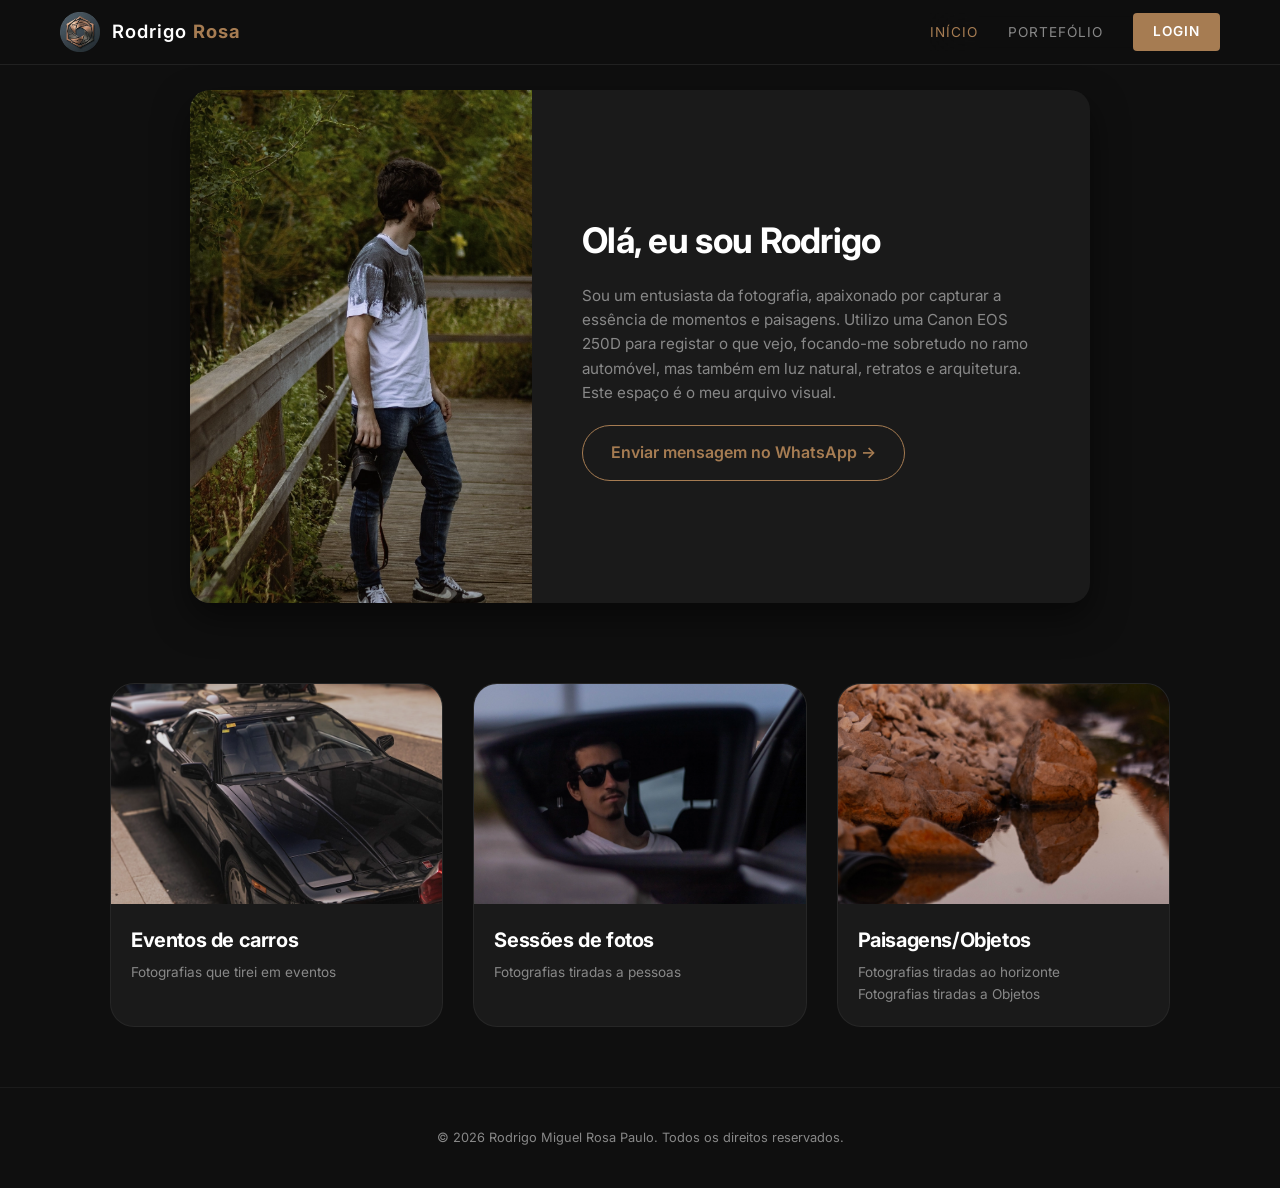
<file: index.html>
<!DOCTYPE html>
<html lang="pt-PT">

<head>
    <meta charset="UTF-8">
    <meta name="viewport" content="width=device-width, initial-scale=1.0">
    <title>Portefólio Rodrigo Paulo</title>
    <link rel="icon" type="image/png" href="imagens/favicon.png">
    <link rel="stylesheet" href="css/style.css">
    <link rel="stylesheet" href="css/home.css">
</head>

<body>
    <header class="main-header">
        <div class="nav-container">
            <!-- Logo e Marca -->
            <a href="/" class="logo">
                <img src="imagens/logo.png" alt="Logo Rodrigo Rosa" class="logo-image">
                <span class="logo-text">Rodrigo <strong>Rosa</strong></span>
            </a>

            <!-- 1. ÍCONE HAMBÚRGUER (Obrigatório para o toque no Mobile abrir o menu) -->
            <button class="menu-toggle" id="mobile-menu-btn" aria-label="Abrir Menu">
                <span class="bar"></span>
                <span class="bar"></span>
                <span class="bar"></span>
            </button>

            <!-- 2. GAVETA DO MENU (Abre no mobile e alinha no desktop) -->
            <div class="nav-menu" id="nav-menu">
                <ul class="nav-links">
                    <li><a href="/" class="active">Início</a></li>
                    <li><a href="portefolio">Portefólio</a></li>

                    <!-- Opções de Autenticação geridas pelo navbar.js -->
                    <li><a href="login" class="nav-cta">LOGIN</a></li>
                    <li style="display: none;"><a href="#" id="logoutBtn" class="btn-logout">LOGOUT</a></li>
                </ul>
            </div>
        </div>
    </header>

    <section class="profile-section">
        <div class="profile-card">

            <div class="profile-photo-container">
                <img src="imagens/minha-foto.webp" alt="Minha Foto de Perfil" class="profile-photo">
            </div>

            <div class="profile-text">
                <h2>Olá, eu sou Rodrigo</h2>
                <p>
                    Sou um entusiasta da fotografia, apaixonado por capturar a essência de momentos e paisagens. Utilizo
                    uma Canon EOS 250D para registar o que vejo, focando-me sobretudo no ramo automóvel, mas também em
                    luz natural, retratos e arquitetura. Este espaço é o meu arquivo visual.
                </p>
                <a href="https://wa.me/351910228079?text=Olá! Vi o teu portfólio de fotografia e gostava de falar contigo."
                    class="contact-link" target="_blank">
                    Enviar mensagem no WhatsApp →
                </a>
            </div>

        </div>
    </section>

    <main class="container">
        <div class="album-grid">
            <a href="galeria-carros" class="album-card">
                <img src="imagens/capa-carros.webp" alt="Capa do Álbum">
                <div class="album-info">
                    <h2>Eventos de carros</h2>
                    <p>Fotografias que tirei em eventos</p>
                </div>
            </a>

            <a href="galeria-sessoes" class="album-card">
                <img src="imagens/capa-sessoes.webp" alt="Capa do Álbum">
                <div class="album-info">
                    <h2>Sessões de fotos</h2>
                    <p>Fotografias tiradas a pessoas</p>
                </div>
            </a>

            <a href="galeria-paisagens" class="album-card">
                <img src="imagens/capa-paisagens.jpg" alt="Capa do Álbum">
                <div class="album-info">
                    <h2>Paisagens/Objetos</h2>
                    <p>Fotografias tiradas ao horizonte<br>Fotografias tiradas a Objetos</p>
                </div>
            </a>

        </div>
    </main>

    <footer>
        <p>&copy; <span id="ano-atual"></span> Rodrigo Miguel Rosa Paulo. Todos os direitos reservados.</p>
    </footer>

    <script>
        document.getElementById("ano-atual").textContent = new Date().getFullYear();
        const logoutBtn = document.getElementById('logoutBtn');
        if (logoutBtn) {
            logoutBtn.addEventListener('click', event => {
                event.preventDefault();
                localStorage.removeItem('loggedIn');
                localStorage.removeItem('username');
                window.location.href = 'login';
            });
        }
    </script>
    <script src="js/navbar.js?v=20261009b"></script>

</body>

</html>
</file>
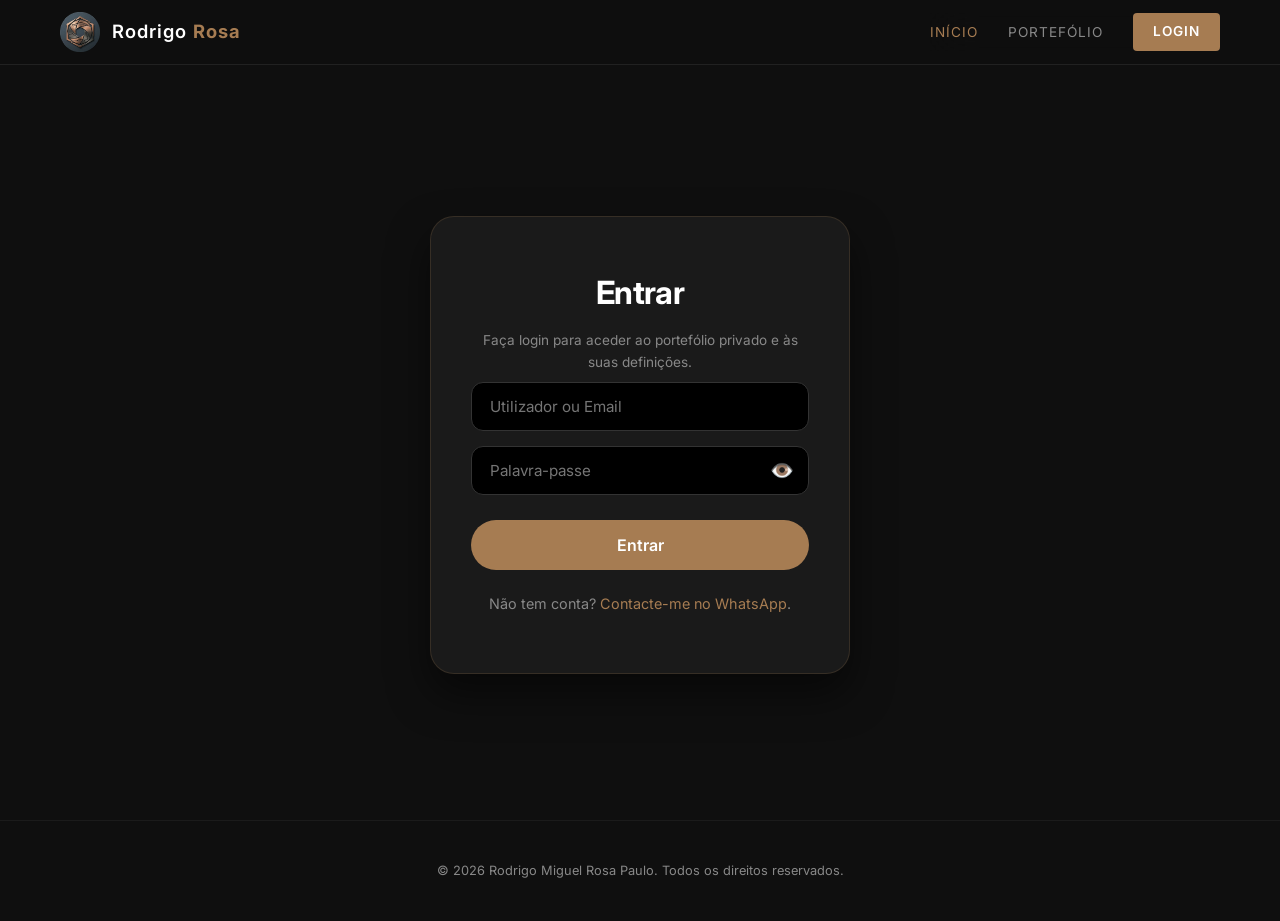
<file: login.html>
<!DOCTYPE html>
<html lang="pt-PT">
<head>
    <meta charset="UTF-8">
    <meta name="viewport" content="width=device-width, initial-scale=1.0">
    <title>Entrar | Portefólio Rodrigo Paulo</title>
    <link rel="icon" type="image/png" href="imagens/favicon.png">
    <link rel="stylesheet" href="css/style.css">
    <link rel="stylesheet" href="css/login.css">
</head>
<body>
    <header class="main-header">
        <div class="nav-container">
            <!-- Logo e Marca -->
            <a href="/" class="logo">
                <img src="imagens/logo.png" alt="Logo Rodrigo Rosa" class="logo-image">
                <span class="logo-text">Rodrigo <strong>Rosa</strong></span>
            </a>

            <!-- 1. ÍCONE HAMBÚRGUER (Obrigatório para o toque no Mobile abrir o menu) -->
            <button class="menu-toggle" id="mobile-menu-btn" aria-label="Abrir Menu">
                <span class="bar"></span>
                <span class="bar"></span>
                <span class="bar"></span>
            </button>

            <!-- 2. GAVETA DO MENU (Abre no mobile e alinha no desktop) -->
            <div class="nav-menu" id="nav-menu">
                <ul class="nav-links">
                    <li><a href="/" class="active">Início</a></li>
                    <li><a href="portefolio">Portefólio</a></li>

                    <!-- Opções de Autenticação geridas pelo navbar.js -->
                    <li><a href="login" class="nav-cta">LOGIN</a></li>
                    <li style="display: none;"><a href="#" id="logoutBtn" class="btn-logout">LOGOUT</a></li>
                </ul>
            </div>
        </div>
    </header>

    <main class="login-container">
        <div class="login-box">
            <h2>Entrar</h2>
            <p>Faça login para aceder ao portefólio privado e às suas definições.</p>

            <form id="loginForm">
                <input type="text" id="username" name="username" placeholder="Utilizador ou Email" required autocomplete="username">

                <div class="password-container">
                    <input type="password" id="password" name="password" placeholder="Palavra-passe" required autocomplete="current-password">
                    <button type="button" id="togglePassword" aria-label="Mostrar palavra-passe">👁️</button>
                </div>

                <button type="submit" class="btn-login">Entrar</button>
                <p id="error" style="display: none;"></p>
            </form>

            <p style="margin-top: 22px; color: var(--text-muted); font-size: 0.9rem;">
                Não tem conta? <a href="https://wa.me/35191910228079" target="_blank" style="color: var(--bronze); text-decoration: none;">Contacte-me no WhatsApp</a>.
            </p>
        </div>
    </main>

    <footer>
        <p>&copy; <span id="ano-atual"></span> Rodrigo Miguel Rosa Paulo. Todos os direitos reservados.</p>
    </footer>

    <!-- Ficheiro de Script Externo -->
    <script src="js/login.js?v=20261009b"></script>
    <script src="js/navbar.js?v=20261009b"></script>
</body>
</html>
</file>
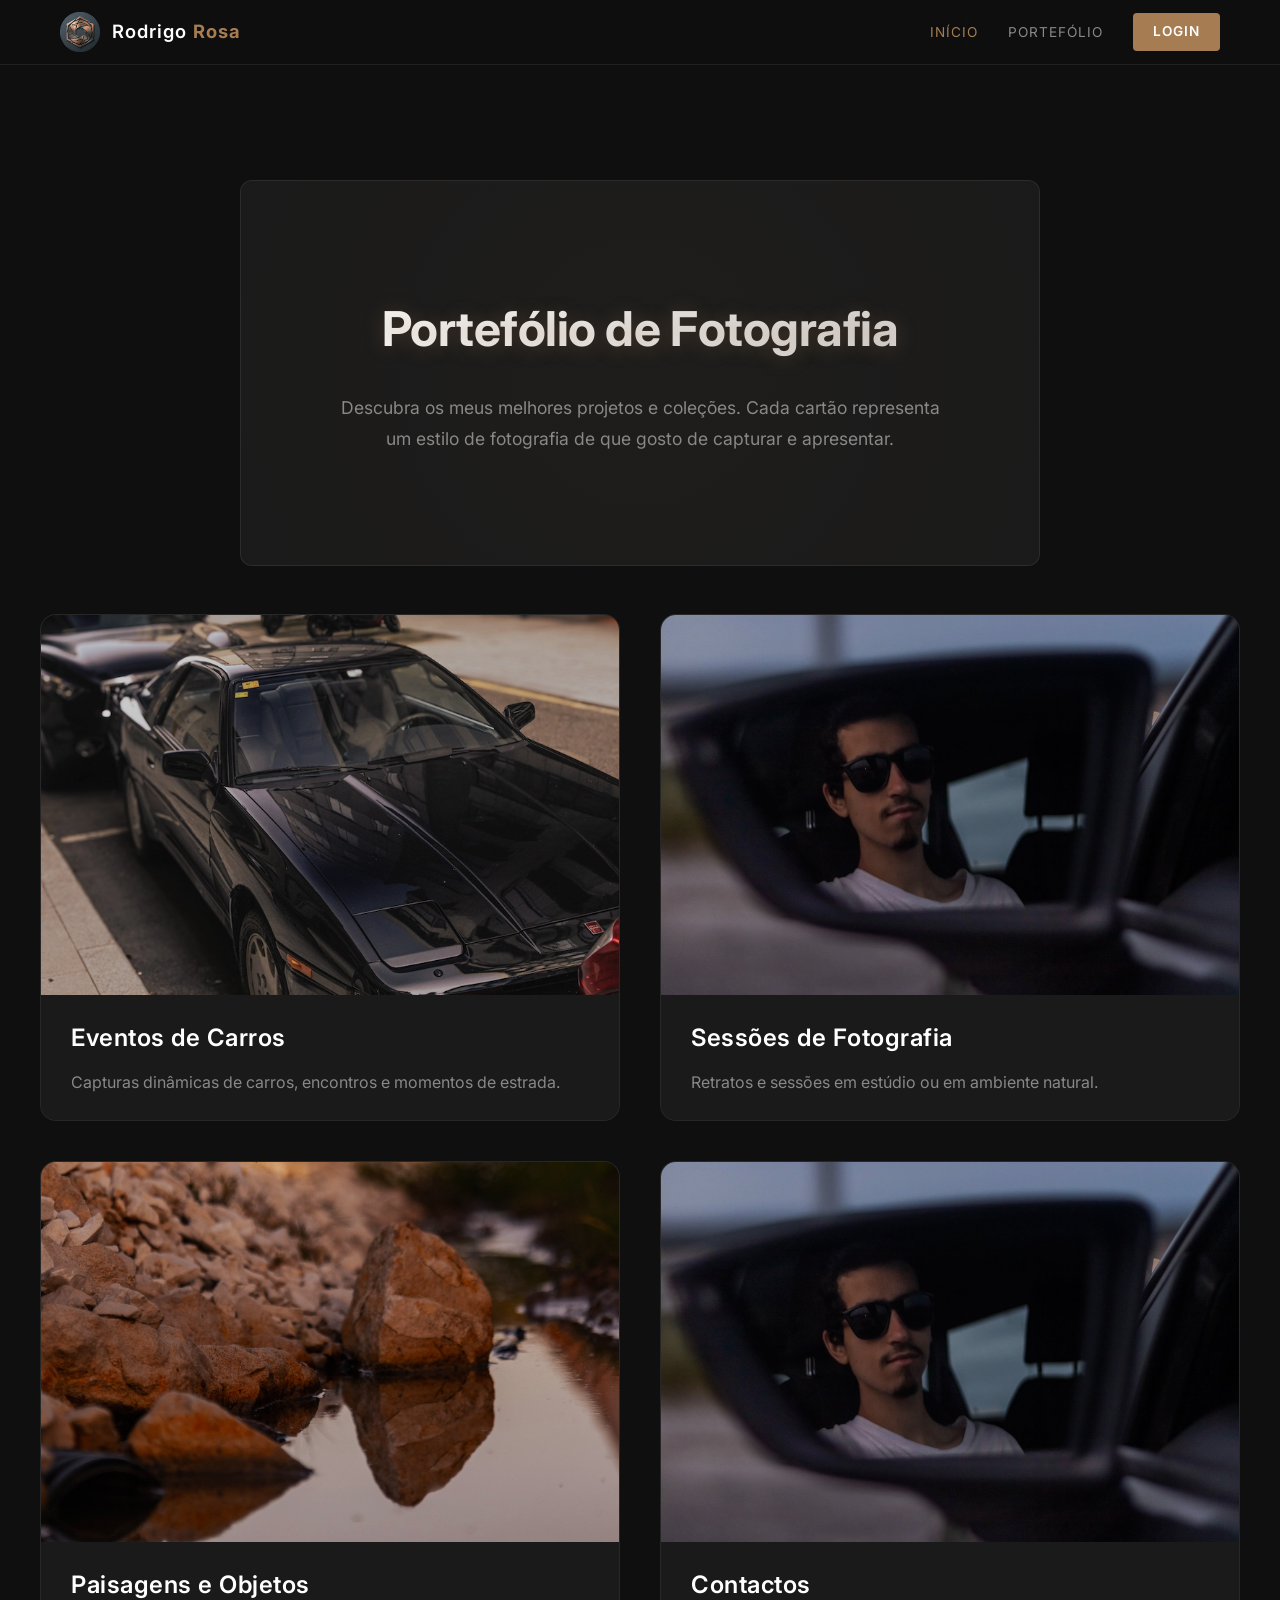
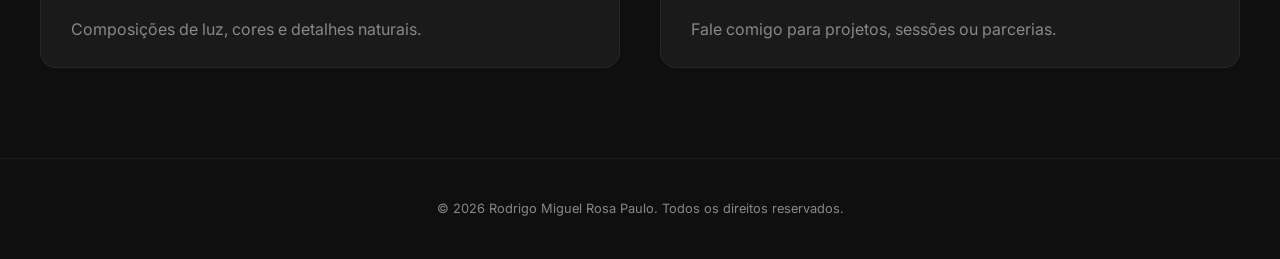
<file: portefolio.html>
<!DOCTYPE html>
<html lang="pt-PT">
<head>
    <meta charset="UTF-8">
    <meta name="viewport" content="width=device-width, initial-scale=1.0">
    <title>Portefólio | Rodrigo Rosa</title>
    <link rel="icon" type="image/png" href="imagens/favicon.png">
    <link rel="stylesheet" href="css/style.css">
    <link rel="stylesheet" href="css/portefolio.css">
</head>
<body>
    <header class="main-header">
        <div class="nav-container">
            <!-- Logo e Marca -->
            <a href="/" class="logo">
                <img src="imagens/logo.png" alt="Logo Rodrigo Rosa" class="logo-image">
                <span class="logo-text">Rodrigo <strong>Rosa</strong></span>
            </a>

            <!-- 1. ÍCONE HAMBÚRGUER (Obrigatório para o toque no Mobile abrir o menu) -->
            <button class="menu-toggle" id="mobile-menu-btn" aria-label="Abrir Menu">
                <span class="bar"></span>
                <span class="bar"></span>
                <span class="bar"></span>
            </button>

            <!-- 2. GAVETA DO MENU (Abre no mobile e alinha no desktop) -->
            <div class="nav-menu" id="nav-menu">
                <ul class="nav-links">
                    <li><a href="/" class="active">Início</a></li>
                    <li><a href="portefolio">Portefólio</a></li>

                    <!-- Opções de Autenticação geridas pelo navbar.js -->
                    <li><a href="login" class="nav-cta">LOGIN</a></li>
                    <li style="display: none;"><a href="#" id="logoutBtn" class="btn-logout">LOGOUT</a></li>
                </ul>
            </div>
        </div>
    </header>

    <main class="container">
        <section class="profile-section">
            <div class="profile-card">
                <div class="profile-text" style="padding: 40px;">
                    <h2>Portefólio de Fotografia</h2>
                    <p>Descubra os meus melhores projetos e coleções. Cada cartão representa um estilo de fotografia de que gosto de capturar e apresentar.</p>
                </div>
            </div>
        </section>

        <div class="album-grid">
            <a href="galeria-carros" class="album-card">
                <img src="imagens/capa-carros.webp" alt="Eventos de Carros">
                <div class="album-info">
                    <h2>Eventos de Carros</h2>
                    <p>Capturas dinâmicas de carros, encontros e momentos de estrada.</p>
                </div>
            </a>

            <a href="galeria-sessoes" class="album-card">
                <img src="imagens/capa-sessoes.webp" alt="Sessões de Fotografia">
                <div class="album-info">
                    <h2>Sessões de Fotografia</h2>
                    <p>Retratos e sessões em estúdio ou em ambiente natural.</p>
                </div>
            </a>

            <a href="galeria-paisagens" class="album-card">
                <img src="imagens/capa-paisagens.jpg" alt="Paisagens e Objetos">
                <div class="album-info">
                    <h2>Paisagens e Objetos</h2>
                    <p>Composições de luz, cores e detalhes naturais.</p>
                </div>
            </a>

            <a href="https://wa.me/35191910228079" target="_blank" class="album-card">
                <img src="imagens/capa-sessoes.webp" alt="Contacto">
                <div class="album-info">
                    <h2>Contactos</h2>
                    <p>Fale comigo para projetos, sessões ou parcerias.</p>
                </div>
            </a>
        </div>
    </main>

    <footer>
        <p>&copy; <span id="ano-atual"></span> Rodrigo Miguel Rosa Paulo. Todos os direitos reservados.</p>
    </footer>

    <script>
        document.getElementById('ano-atual').textContent = new Date().getFullYear();
        const logoutBtn = document.getElementById('logoutBtn');
        if (logoutBtn) {
            logoutBtn.addEventListener('click', event => {
                event.preventDefault();
                localStorage.removeItem('loggedIn');
                localStorage.removeItem('username');
                window.location.href = 'login';
            });
        }
    </script>
    <script src="js/navbar.js?v=20261009b"></script>
</body>
</html>
</file>
<file: css/style.css>
/* =========================================
   1. CONFIGURAÇÕES GERAIS E VARIÁVEIS
   ========================================= */
@import url('https://fonts.googleapis.com/css2?family=Inter:wght@300;400;500;600;700&display=swap');

:root {
    --bronze: #A67C52;          /* Bronze do Logo */
    --bronze-dark: #825E3B;
    --bg-deep: #0F0F0F;         /* Preto Profundo */
    --bg-card: #1A1A1A;         /* Cinza Escuro Antracite */
    --text-main: #E0E0E0;       /* Branco suave */
    --text-muted: #888888;
}

* {
    margin: 0;
    padding: 0;
    box-sizing: border-box;
    font-family: 'Inter', -apple-system, BlinkMacSystemFont, 'Segoe UI', Roboto, sans-serif !important;
}

html { 
    scroll-behavior: smooth; 
}

body {
    background-color: var(--bg-deep);
    color: var(--text-main);
    line-height: 1.6;
    padding-top: 70px; /* Mobile-first: cabeçalho mais compacto */
}

h1, h2, h3, h4, h5, h6 {
    color: #FFFFFF;
    letter-spacing: -0.02em;
}

/* =========================================
   2. HEADER & NAVIGATION (MOBILE FIRST WITH HAMBURGER)
   ========================================= */
.main-header {
    position: fixed;
    top: 0;
    left: 0;
    width: 100%;
    z-index: 1000;
    background: rgba(15, 15, 15, 0.95);
    backdrop-filter: blur(15px);
    -webkit-backdrop-filter: blur(15px);
    border-bottom: 1px solid rgba(255, 255, 255, 0.08);
}

.nav-container {
    max-width: 1200px;
    margin: 0 auto;
    display: flex;
    justify-content: space-between;
    align-items: center;
    padding: 12px 20px;
}

.logo {
    display: flex;
    align-items: center;
    gap: 12px;
    text-decoration: none;
    color: white;
}

.logo-image {
    height: 40px;
    width: auto;
    border-radius: 4px;
}

.logo-text {
    font-size: 1.15rem;
    letter-spacing: 1px;
    font-weight: 600;
}

.logo-text strong {
    color: var(--bronze);
}

/* --- ÍCONE DO MENU HAMBÚRGUER --- */
.menu-toggle {
    display: flex;
    flex-direction: column;
    justify-content: space-between;
    width: 28px;
    height: 20px;
    background: transparent;
    border: none;
    cursor: pointer;
    padding: 0;
    z-index: 1001;
}

.menu-toggle .bar {
    height: 2px;
    width: 100%;
    background-color: white;
    border-radius: 2px;
    transition: all 0.3s ease-in-out;
}

/* Animação para transformar o hambúrguer num "X" ao abrir */
.menu-toggle.active .bar:nth-child(1) {
    transform: translateY(9px) rotate(45deg);
    background-color: var(--bronze);
}

.menu-toggle.active .bar:nth-child(2) {
    opacity: 0;
}

.menu-toggle.active .bar:nth-child(3) {
    transform: translateY(-9px) rotate(-45deg);
    background-color: var(--bronze);
}

/* --- GAVETA DO MENU EM MOBILE --- */
.nav-menu {
    position: fixed;
    top: 64px; /* Logo abaixo da barra de navegação */
    left: 0;
    width: 100%;
    background: rgba(15, 15, 15, 0.98);
    backdrop-filter: blur(20px);
    -webkit-backdrop-filter: blur(20px);
    border-bottom: 1px solid rgba(255, 255, 255, 0.1);
    padding: 30px 20px;
    display: flex;
    flex-direction: column;
    align-items: center;
    gap: 25px;
    
    /* Escondido por padrão com efeito suave de subida/despencamento */
    opacity: 0;
    pointer-events: none;
    transform: translateY(-10px);
    transition: all 0.3s ease-in-out;
}

/* Estado Visível quando ativado via JS */
.nav-menu.active {
    opacity: 1;
    pointer-events: auto;
    transform: translateY(0);
}

.nav-links {
    list-style: none;
    display: flex;
    flex-direction: column;
    align-items: center;
    gap: 20px;
    width: 100%;
}

.nav-links a {
    text-decoration: none;
    color: var(--text-muted);
    font-size: 1rem;
    text-transform: uppercase;
    letter-spacing: 1px;
    transition: 0.3s;
}

.nav-links a:hover, 
.nav-links a.active {
    color: var(--bronze);
}

.nav-actions {
    width: 100%;
    display: flex;
    justify-content: center;
    margin-top: 10px;
}

.nav-cta {
    background: var(--bronze);
    color: white !important;
    padding: 12px 30px;
    border-radius: 50px;
    font-size: 0.85rem !important;
    font-weight: 600;
    text-decoration: none;
    display: inline-block;
    text-align: center;
    width: 100%;
    max-width: 250px;
}

/* =========================================
   3. FOOTER
   ========================================= */
footer {
    text-align: center;
    padding: 40px 20px;
    color: var(--text-muted);
    font-size: 0.8rem;
    border-top: 1px solid rgba(255,255,255,0.05);
}

/* =========================================
   ADAPTAÇÃO PARA DESKTOP (min-width: 768px)
   ========================================= */
@media (min-width: 768px) {
    .menu-toggle {
        display: none; /* Esconde o ícone de hambúrguer no PC */
    }

    .nav-menu {
        position: static;
        background: transparent;
        padding: 0;
        border: none;
        flex-direction: row;
        width: auto;
        opacity: 1;
        pointer-events: auto;
        transform: none;
        gap: 40px;
    }

    .nav-links {
        flex-direction: row;
        gap: 30px;
    }

    .nav-links a {
        font-size: 0.85rem;
    }

    .nav-actions {
        width: auto;
        margin: 0;
    }

    .nav-cta {
        width: auto;
        padding: 8px 20px;
        border-radius: 4px;
    }
}
</file>
<file: css/home.css>
/* =========================================
   PÁGINA INICIAL - MOBILE FIRST
   ========================================= */
.profile-section { 
    padding: 20px 15px; 
}

/* Cartão Perfil / Sobre Mim */
.profile-card {
    max-width: 900px;
    margin: 0 auto;
    background: var(--bg-card);
    display: flex;
    flex-direction: column; /* Em mobile empilha foto sobre o texto */
    border-radius: 16px;
    box-shadow: 0 15px 35px rgba(0,0,0,0.5);
    overflow: hidden; /* Corta perfeitamente os limites do cartão */
}

/* Ajuste no Mobile: Altura automática para não cortar a imagem */
.profile-photo-container { 
    width: 100%;
    height: auto;
    display: flex;
}

/* Foto com proporção natural no mobile */
.profile-photo { 
    width: 100%; 
    height: auto; 
    max-height: 450px; /* Limite opcional para não ocupar o ecrã todo na vertical */
    object-fit: cover; /* Se preferires ver a imagem 100% inteira sem corte nenhum, muda para 'contain' */
    filter: grayscale(20%);
    border-radius: 0 !important; 
    display: block;
}

.profile-text { 
    padding: 25px 20px; 
    text-align: center;
}

.profile-text h2 { 
    font-size: 1.75rem; 
    margin-bottom: 15px; 
}

.profile-text p { 
    color: var(--text-muted); 
    font-size: 0.95rem;
}

.contact-link {
    display: block;
    width: 100%;
    text-align: center;
    padding: 14px 20px;
    background-color: transparent;
    border: 1px solid var(--bronze);
    color: var(--bronze);
    text-decoration: none;
    border-radius: 50px;
    font-weight: 600;
    margin-top: 20px;
    transition: 0.3s;
}

.contact-link:hover { 
    background-color: var(--bronze); 
    color: white; 
}

/* Grelha de Álbuns */
.container { 
    max-width: 1100px; 
    margin: 0 auto; 
    padding: 40px 15px; 
}

.album-grid { 
    display: grid; 
    grid-template-columns: 1fr; /* 1 coluna no mobile */
    gap: 20px; 
}

.album-card {
    background: var(--bg-card);
    border-radius: 16px;
    overflow: hidden;
    text-decoration: none;
    border: 1px solid rgba(255,255,255,0.05);
    transition: transform 0.3s ease, border-color 0.3s ease;
}

.album-card img { 
    width: 100%; 
    height: 220px; 
    object-fit: cover; 
    display: block;
}

.album-info { 
    padding: 20px; 
}

.album-info h2 { 
    font-size: 1.25rem; 
    margin-bottom: 6px; 
}

.album-info p { 
    color: var(--text-muted); 
    font-size: 0.85rem; 
}

/* =========================================
   ADAPTAÇÃO PARA DESKTOP
   ========================================= */
@media (min-width: 768px) {
    .profile-card {
        flex-direction: row; /* Lado a lado no desktop */
        align-items: stretch;
        border-radius: 20px;
    }

    /* Restabelece a proporção lateral no Desktop */
    .profile-photo-container { 
        flex: 0 0 38%; 
        height: auto;
    }

    .profile-photo { 
        height: 100%; 
        max-height: none;
        object-fit: cover; /* Preenchimento perfeito no painel lateral do desktop */
    }

    .profile-text { 
        flex: 1; 
        padding: 50px; 
        text-align: left;
        align-self: center;
    }

    .profile-text h2 { 
        font-size: 2.2rem; 
    }

    .contact-link {
        display: inline-block;
        width: auto;
        padding: 14px 28px;
    }

    .container { 
        padding: 60px 20px; 
    }

    .album-grid { 
        grid-template-columns: repeat(auto-fit, minmax(300px, 1fr)); 
        gap: 30px; 
    }

    .album-card {
        border-radius: 24px;
    }

    .album-card:hover {
        transform: translateY(-8px);
        border-color: var(--bronze);
    }
}
</file>
<file: css/login.css>
/* =========================================
   PÁGINA DE LOGIN - MOBILE FIRST
   ========================================= */
.login-container {
    min-height: calc(100vh - 150px);
    display: flex;
    justify-content: center;
    align-items: center;
    padding: 20px 15px;
}

.login-box {
    background: var(--bg-card);
    padding: 35px 25px;
    border-radius: 20px;
    text-align: center;
    border: 1px solid rgba(166, 124, 82, 0.2);
    width: 100%;
    max-width: 420px;
    box-shadow: 0 20px 40px rgba(0,0,0,0.5);
}

.login-box h2 {
    font-size: 1.75rem;
    margin-bottom: 8px;
}

.login-box p {
    color: var(--text-muted);
    font-size: 0.85rem;
    margin-bottom: 8px;
    margin-top: 12px;
}

.login-box input {
    width: 100%;
    padding: 14px 18px;
    background: #000000;
    border: 1px solid #333333;
    color: white;
    border-radius: 12px;
    font-size: 0.95rem;
    transition: 0.3s;
    outline: none;
}

.login-box input:focus {
    border-color: var(--bronze);
    box-shadow: 0 0 10px rgba(166, 124, 82, 0.2);
}

.btn-login {
    background: var(--bronze);
    color: white;
    border: none;
    padding: 15px;
    border-radius: 50px;
    cursor: pointer;
    width: 100%;
    font-weight: 600;
    font-size: 1rem;
    margin-top: 25px;
    transition: 0.3s;
}

.btn-login:hover {
    background: var(--bronze-dark);
}

.password-container {
    position: relative;
    width: 100%;
    margin-top: 15px;
}

#togglePassword {
    position: absolute;
    right: 15px;
    top: 50%;
    transform: translateY(-50%);
    background: none;
    border: none;
    cursor: pointer;
    font-size: 1.2rem;
    color: var(--text-muted);
    padding: 0;
}

#togglePassword:hover {
    color: var(--bronze);
}

.password-container input {
    padding-right: 45px !important;
}

#error {
    color: #ff5555;
    font-size: 0.85rem;
    margin-top: 15px;
    display: none;
    font-weight: 500;
}

@media (min-width: 768px) {
    .login-box {
        padding: 50px 40px;
        border-radius: 24px;
    }

    .login-box h2 {
        font-size: 2rem;
    }

    .btn-login:hover {
        transform: translateY(-2px);
        box-shadow: 0 10px 20px rgba(0,0,0,0.3);
    }
}
</file>
<file: css/portefolio.css>
/* =========================================
   1. CONFIGURAÇÕES GERAIS E VARIÁVEIS
   ========================================= */
@import url('https://fonts.googleapis.com/css2?family=Inter:wght@300;400;500;600;700&display=swap');

:root {
    --bronze: #A67C52;          /* Bronze do Logo */
    --bronze-dark: #825E3B;
    --bg-deep: #0F0F0F;         /* Preto Profundo */
    --bg-card: #1A1A1A;         /* Cinza Escuro Antracite */
    --text-main: #E0E0E0;       /* Branco suave */
    --text-muted: #888888;
}

* {
    margin: 0;
    padding: 0;
    box-sizing: border-box;
    font-family: 'Inter', -apple-system, BlinkMacSystemFont, 'Segoe UI', Roboto, sans-serif !important;
}

html { 
    scroll-behavior: smooth; 
}

body {
    background-color: var(--bg-deep);
    color: var(--text-main);
    line-height: 1.6;
    padding-top: 70px; /* Mobile-first: cabeçalho mais compacto */
}

h1, h2, h3, h4, h5, h6 {
    color: #FFFFFF;
    letter-spacing: -0.02em;
}

/* =========================================
   2. HEADER & NAVIGATION (MOBILE FIRST WITH HAMBURGER)
   ========================================= */
.main-header {
    position: fixed;
    top: 0;
    left: 0;
    width: 100%;
    z-index: 1000;
    background: rgba(15, 15, 15, 0.95);
    backdrop-filter: blur(15px);
    -webkit-backdrop-filter: blur(15px);
    border-bottom: 1px solid rgba(255, 255, 255, 0.08);
}

.nav-container {
    max-width: 1200px;
    margin: 0 auto;
    display: flex;
    justify-content: space-between;
    align-items: center;
    padding: 12px 20px;
}

.logo {
    display: flex;
    align-items: center;
    gap: 12px;
    text-decoration: none;
    color: white;
}

.logo-image {
    height: 40px;
    width: auto;
    border-radius: 4px;
}

.logo-text {
    font-size: 1.15rem;
    letter-spacing: 1px;
    font-weight: 600;
}

.logo-text strong {
    color: var(--bronze);
}

/* --- ÍCONE DO MENU HAMBÚRGUER --- */
.menu-toggle {
    display: flex;
    flex-direction: column;
    justify-content: space-between;
    width: 28px;
    height: 20px;
    background: transparent;
    border: none;
    cursor: pointer;
    padding: 0;
    z-index: 1001;
}

.menu-toggle .bar {
    height: 2px;
    width: 100%;
    background-color: white;
    border-radius: 2px;
    transition: all 0.3s ease-in-out;
}

/* Animação para transformar o hambúrguer num "X" ao abrir */
.menu-toggle.active .bar:nth-child(1) {
    transform: translateY(9px) rotate(45deg);
    background-color: var(--bronze);
}

.menu-toggle.active .bar:nth-child(2) {
    opacity: 0;
}

.menu-toggle.active .bar:nth-child(3) {
    transform: translateY(-9px) rotate(-45deg);
    background-color: var(--bronze);
}

/* --- GAVETA DO MENU EM MOBILE --- */
.nav-menu {
    position: fixed;
    top: 64px; /* Logo abaixo da barra de navegação */
    left: 0;
    width: 100%;
    background: rgba(15, 15, 15, 0.98);
    backdrop-filter: blur(20px);
    -webkit-backdrop-filter: blur(20px);
    border-bottom: 1px solid rgba(255, 255, 255, 0.1);
    padding: 30px 20px;
    display: flex;
    flex-direction: column;
    align-items: center;
    gap: 25px;
    
    /* Escondido por padrão com efeito suave de subida/despencamento */
    opacity: 0;
    pointer-events: none;
    transform: translateY(-10px);
    transition: all 0.3s ease-in-out;
}

/* Estado Visível quando ativado via JS */
.nav-menu.active {
    opacity: 1;
    pointer-events: auto;
    transform: translateY(0);
}

.nav-links {
    list-style: none;
    display: flex;
    flex-direction: column;
    align-items: center;
    gap: 20px;
    width: 100%;
}

.nav-links a {
    text-decoration: none;
    color: var(--text-muted);
    font-size: 1rem;
    text-transform: uppercase;
    letter-spacing: 1px;
    transition: 0.3s;
}

.nav-links a:hover, 
.nav-links a.active {
    color: var(--bronze);
}

.nav-actions {
    width: 100%;
    display: flex;
    justify-content: center;
    margin-top: 10px;
}

.nav-cta {
    background: var(--bronze);
    color: white !important;
    padding: 12px 30px;
    border-radius: 50px;
    font-size: 0.85rem !important;
    font-weight: 600;
    text-decoration: none;
    display: inline-block;
    text-align: center;
    width: 100%;
    max-width: 250px;
}

/* =========================================
   3. FOOTER
   ========================================= */
footer {
    text-align: center;
    padding: 40px 20px;
    color: var(--text-muted);
    font-size: 0.8rem;
    border-top: 1px solid rgba(255,255,255,0.05);
}

/* =========================================
   ADAPTAÇÃO PARA DESKTOP (min-width: 768px)
   ========================================= */
@media (min-width: 768px) {
    .menu-toggle {
        display: none; /* Esconde o ícone de hambúrguer no PC */
    }

    .nav-menu {
        position: static;
        background: transparent;
        padding: 0;
        border: none;
        flex-direction: row;
        width: auto;
        opacity: 1;
        pointer-events: auto;
        transform: none;
        gap: 40px;
    }

    .nav-links {
        flex-direction: row;
        gap: 30px;
    }

    .nav-links a {
        font-size: 0.85rem;
    }

    .nav-actions {
        width: auto;
        margin: 0;
    }

    .nav-cta {
        width: auto;
        padding: 8px 20px;
        border-radius: 4px;
    }
}

/* =========================================
   4. CONTEÚDO PRINCIPAL (CONTAINER)
   ========================================= */
main.container {
  max-width: 1400px;
  margin: 0 auto;
  padding: 100px 20px 80px; /* Espaço para o header fixo */
  animation: fadeIn 0.5s ease-out;
}

@keyframes fadeIn {
  from {
    opacity: 0;
    transform: translateY(15px);
  }
  to {
    opacity: 1;
    transform: translateY(0);
  }
}

/* =========================================
   5. SECTION: SOBRE / PROFILE
   ========================================= */
.profile-section {
  text-align: center;
  margin-bottom: 3rem;
  position: relative;
}

.profile-card {
  background: var(--bg-card);
  border: 1px solid rgba(255, 255, 255, 0.08);
  border-radius: 12px;
  padding: 60px 40px;
  max-width: 800px;
  margin: 0 auto;
  position: relative;
  overflow: hidden;
  animation: fadeIn 0.8s ease-out;
}

/* Efeito de brilho subtil no background */
.profile-card::before {
  content: '';
  position: absolute;
  top: -50%;
  left: -50%;
  width: 200%;
  height: 200%;
  background: radial-gradient(
    circle,
    rgba(166, 124, 82, 0.03) 0%,
    transparent 60%
  );
  animation: rotate 10s linear infinite;
}

@keyframes rotate {
  from { transform: rotate(0deg); }
  to { transform: rotate(360deg); }
}

/* Overlay para suavizar a animação */
.profile-card {
  z-index: 1;
}

.profile-text h2 {
  font-size: 2.8rem;
  margin-bottom: 1.5rem;
  font-weight: 700;
  letter-spacing: -0.01em;
  background: linear-gradient(135deg, #FFFFFF 0%, #D1D1D1 100%);
  -webkit-background-clip: text;
  -webkit-text-fill-color: transparent;
  text-shadow: 0 2px 20px rgba(166, 124, 82, 0.3);
}

.profile-text p {
  font-size: 1.1rem;
  color: var(--text-muted);
  line-height: 1.8;
  max-width: 700px;
  margin: 0 auto;
  font-weight: 400;
}

/* =========================================
   6. GRID DE CARTÕES (ALBUM GRID)
   ========================================= */
.album-grid {
  display: grid;
  grid-template-columns: repeat(auto-fit, minmax(300px, 1fr));
  gap: 30px;
  margin-top: 40px;
  animation: fadeIn 0.8s ease-out;
}

/* =========================================
   7. CARTÃO DE ÁLBUM/PROJECTO
   ========================================= */
.album-card {
  position: relative;
  background: var(--bg-card);
  border-radius: 16px;
  overflow: hidden;
  text-decoration: none;
  display: flex;
  flex-direction: column;
  transition: all 0.4s cubic-bezier(0.175, 0.885, 0.32, 1.275);
  border: 1px solid rgba(255, 255, 255, 0.06);
  cursor: pointer;
}

/* Hover effects */
.album-card:hover {
  transform: translateY(-8px) scale(1.02);
  border-color: rgba(166, 124, 82, 0.4);
  box-shadow: 0 25px 50px rgba(0, 0, 0, 0.5),
              0 0 30px rgba(166, 124, 82, 0.2);
}

/* Imagem */
.album-card img {
  width: 100%;
  height: 350px;
  object-fit: cover;
  transition: transform 0.6s cubic-bezier(0.4, 0, 0.2, 1);
  filter: brightness(0.9);
}

.album-card:hover img {
  transform: scale(1.15);
  filter: brightness(1.05);
}

/* Conteúdo do cartão */
.album-info {
  padding: 24px 30px;
  background: linear-gradient(to top, var(--bg-card), transparent);
  position: relative;
}

.album-info h2 {
  font-size: 1.4rem;
  color: #FFFFFF;
  margin-bottom: 0.8rem;
  font-weight: 600;
  letter-spacing: 0.5px;
}

.album-info p {
  color: var(--text-muted);
  font-size: 0.95rem;
  line-height: 1.6;
}

/* =========================================
   8. CARD CONTACTO / CTA ESPECIAL
   ========================================= */
.contact-card {
  border: 2px solid var(--bronze) !important;
}

.contact-card img {
  border-bottom: 4px solid var(--bronze) !important;
}

.contact-card:hover {
  box-shadow: 0 25px 50px rgba(166, 124, 82, 0.4),
              0 0 40px rgba(166, 124, 82, 0.3) !important;
  border-color: var(--bronze) !important;
}

/* =========================================
   9. LAYOUT AJUSTES E TIPOGRAFIA
   ========================================= */
/* Espaçamentos gerais */
.main-content {
  display: block;
}

/* Tipografia consistente */
h2 {
  font-weight: 600;
  letter-spacing: 0px;
  color: var(--text-main);
}

p {
  font-weight: 400;
}

/* =========================================
   10. RESPONSIVIDADE MOBILE
   ========================================= */
@media (max-width: 767px) {
  main.container {
    padding: 120px 15px 60px;
  }

  .profile-card {
    padding: 30px 20px;
  }

  .profile-text h2 {
    font-size: 1.8rem;
  }

  .profile-text p {
    font-size: 1rem;
  }

  .album-grid {
    grid-template-columns: repeat(auto-fit, minmax(260px, 1fr));
    gap: 20px;
  }

  .album-card {
    transform: none;
  }

  .album-card:hover {
    transform: translateY(-5px);
    border-color: rgba(166, 124, 82, 0.6) !important;
  }

  .album-card img {
    height: 280px;
  }

  .album-info {
    padding: 20px 20px 25px;
  }

  .album-info h2 {
    font-size: 1.2rem;
  }

  .album-info p {
    font-size: 0.9rem;
  }
}

/* =========================================
   11. TABLET (768px - 1024px)
   ========================================= */
@media (min-width: 768px) and (max-width: 1024px) {
  main.container {
    padding: 90px 25px 60px;
  }

  .profile-card {
    padding: 50px 40px;
    border-radius: 12px;
  }

  .profile-text h2 {
    font-size: 2.2rem;
  }

  .album-grid {
    grid-template-columns: repeat(auto-fit, minmax(280px, 1fr));
    gap: 25px;
  }

  .album-info h2 {
    font-size: 1.3rem;
  }

  .album-info p {
    font-size: 0.9rem;
  }
}

/* =========================================
   12. DESKTOP (1024px+)
   ========================================= */
@media (min-width: 1025px) {
  main.container {
    padding: 110px 40px 90px;
  }

  .profile-card {
    padding: 70px 50px;
  }

  .profile-text h2 {
    font-size: 3rem;
  }

  .album-grid {
    grid-template-columns: repeat(2, 1fr);
    gap: 40px;
  }

  .album-card img {
    height: 380px;
  }

  .album-info h2 {
    font-size: 1.5rem;
  }

  .album-info p {
    font-size: 1rem;
  }

  .album-card:hover {
    transform: translateY(-12px) scale(1.03);
    box-shadow: 0 30px 60px rgba(0, 0, 0, 0.6),
                0 0 40px rgba(166, 124, 82, 0.3);
  }
}

/* =========================================
   13. ANIMAÇÕES ADICIONAIS
   ========================================= */

/* Efeito de fade in sequencial para cada card */
.album-card {
  opacity: 0;
  animation: fadeInCard 0.6s ease-out forwards;
}

.album-card:nth-child(1) { animation-delay: 0.1s; }
.album-card:nth-child(2) { animation-delay: 0.2s; }
.album-card:nth-child(3) { animation-delay: 0.3s; }
.album-card:nth-child(4) { animation-delay: 0.4s; }

@keyframes fadeInCard {
  from {
    opacity: 0;
    transform: translateY(30px);
  }
  to {
    opacity: 1;
    transform: translateY(0);
  }
}

/* Hover overlay com título subtil */
.album-info::after {
  content: '';
  position: absolute;
  top: 0;
  left: 0;
  right: 0;
  height: 4px;
  background: linear-gradient(90deg, var(--bronze), var(--bronze-dark));
  opacity: 0.6;
  transform: scaleX(0);
  transform-origin: left;
  transition: transform 0.4s ease;
}

.album-card:hover .album-info::after {
  transform: scaleX(1);
}

/* =========================================
   14. PREVENÇÃO DE SOBREPOR EM IMAGENS
   ========================================= */
.album-card img {
  position: relative;
  z-index: 1;
}

/* =========================================
   15. DARK MODE / CONTEÚDO DINÂMICO
   ========================================= */
/* Se o site já tiver dark mode (já tem, mas para referência) */
body {
  background-color: var(--bg-deep);
}

/* =========================================
   16. ELEMENTOS ESPECÍFICOS PARA LIGHTBOX FUTURO
   ========================================= */
/* Classe para imagens que precisam de zoom ao passar o rato */
.galeria-img {
  position: relative;
}

.galeria-img::after {
  content: '→';
  position: absolute;
  top: 50%;
  left: 50%;
  transform: translate(-50%, -50%);
  background: rgba(0, 0, 0, 0.7);
  color: var(--text-main);
  padding: 10px 20px;
  border-radius: 30px;
  opacity: 0;
  transition: all 0.3s ease;
  pointer-events: none;
  font-size: 1.2rem;
}

.album-card:hover .galeria-img::after {
  opacity: 1;
}

/* =========================================
   17. BARRA DE PROGRESSO DE SCROLL
   ========================================= */
.scroll-progress {
  position: fixed;
  top: 0;
  left: 0;
  width: 0%;
  height: 3px;
  background: var(--bronze);
  z-index: 9999;
  transition: width 0.1s ease;
}

/* =========================================
   18. CUSTOM CURSOR (OPTIONAL - PARA WEBKIT)
   ========================================= */
/* Não incluí para não complicar, mas se quiseres: */
@media (pointer: fine) {
  .album-card {
    cursor: alias; /* Mouse mais leve */
  }
  
  .album-card:hover {
    cursor: grab;
  }
}

/* =========================================
   19. IMPRESSÃO / PRINT
   ========================================= */
@media print {
  .main-header,
  footer,
  .album-info p,
  .album-info::after {
    display: none;
  }
  
  body {
    background: white;
    color: black;
  }
  
  .album-card {
    break-inside: avoid;
    page-break-inside: avoid;
  }
}
</file>
